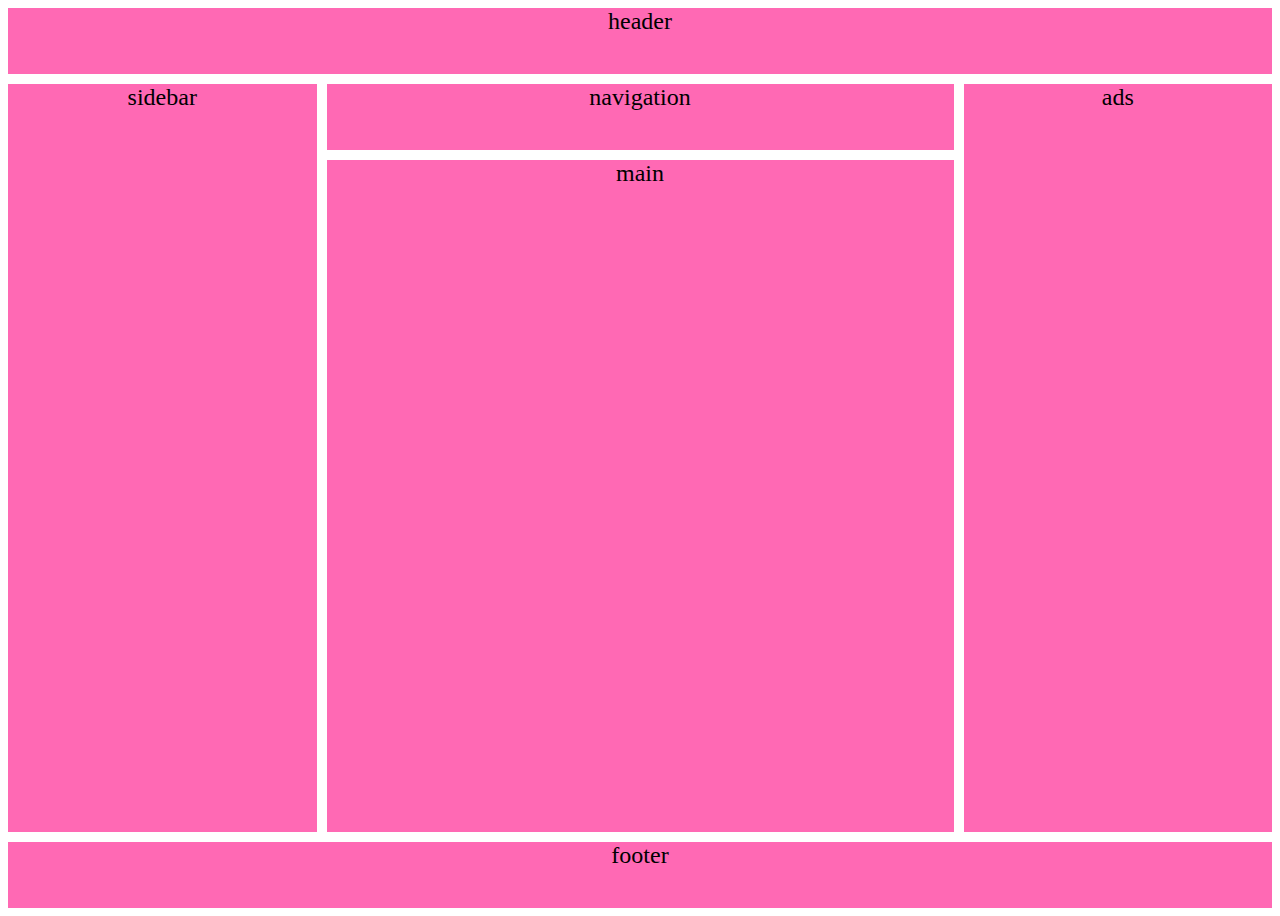
<file: website alignment/index.html>
<!DOCTYPE html>
<html lang="en">
  <head>
    <meta charset="UTF-8" />
    <meta http-equiv="X-UA-Compatible" content="IE=edge" />
    <meta name="viewport" content="width=device-width, initial-scale=1.0" />
    <title>CSS Assignment</title>
    <link rel="stylesheet" href="style.css" />
  </head>
  <body>

<div  class="container">

<div class="header">header</div>
<div class="sidebar">sidebar</div>
<div class="navigation">navigation</div>
<div class="ads">ads</div>
<div class="main">main</div>
<div class="footer">footer</div>

</div>


</body>
</html>
</file>
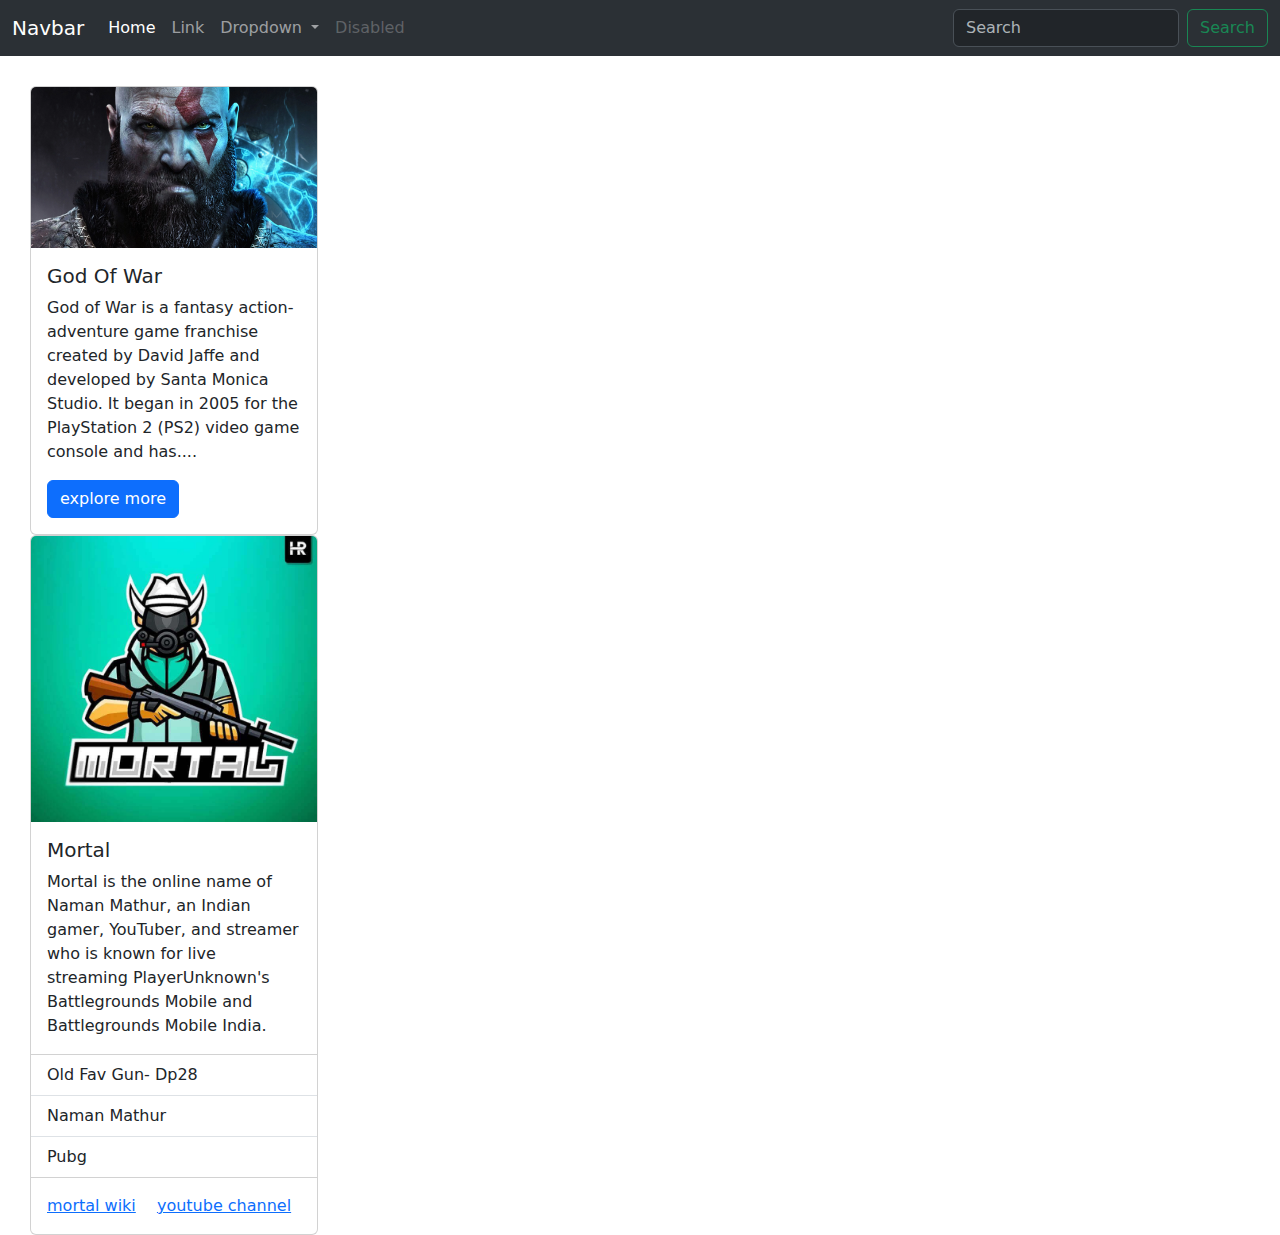
<file: Bootstrap beginner/boot.html>
<!doctype html>
<html lang="en">
  <head>
    <meta charset="utf-8">
    <meta name="viewport" content="width=device-width, initial-scale=1">
    <title>Bootstrap demo</title>
    <link href="https://cdn.jsdelivr.net/npm/bootstrap@5.3.3/dist/css/bootstrap.min.css" rel="stylesheet" integrity="sha384-QWTKZyjpPEjISv5WaRU9OFeRpok6YctnYmDr5pNlyT2bRjXh0JMhjY6hW+ALEwIH" crossorigin="anonymous">
   <link rel="stylesheet" href="boot.css"> 
</head>
  <body>
    <nav class="navbar navbar-expand-lg bg-body-tertiary sticky-top" data-bs-theme="dark">
        <div class="container-fluid">
          <a class="navbar-brand" href="#">Navbar</a>
          <button class="navbar-toggler" type="button" data-bs-toggle="collapse" data-bs-target="#navbarSupportedContent" aria-controls="navbarSupportedContent" aria-expanded="false" aria-label="Toggle navigation">
            <span class="navbar-toggler-icon"></span>
          </button>
          <div class="collapse navbar-collapse" id="navbarSupportedContent">
            <ul class="navbar-nav me-auto mb-2 mb-lg-0">
              <li class="nav-item">
                <a class="nav-link active" aria-current="page" href="#">Home</a>
              </li>
              <li class="nav-item">
                <a class="nav-link" href="#">Link</a>
              </li>
              <li class="nav-item dropdown">
                <a class="nav-link dropdown-toggle" href="#" role="button" data-bs-toggle="dropdown" aria-expanded="false">
                  Dropdown
                </a>
                <ul class="dropdown-menu">
                  <li><a class="dropdown-item" href="#">Action</a></li>
                  <li><a class="dropdown-item" href="#">Another action</a></li>
                  <li><hr class="dropdown-divider"></li>
                  <li><a class="dropdown-item" href="#">Something else here</a></li>
                </ul>
              </li>
              <li class="nav-item">
                <a class="nav-link disabled" aria-disabled="true">Disabled</a>
              </li>
            </ul>
            <form class="d-flex" role="search">
              <input class="form-control me-2" type="search" placeholder="Search" aria-label="Search">
              <button class="btn btn-outline-success" type="submit">Search</button>
            </form>
          </div>
        </div>
      </nav> 

      <div class="card" style="width: 18rem;">
        <img src="kratos.webp" class="card-img-top" >
        <div class="card-body">
          <h5 class="card-title">God Of War</h5>
          <p class="card-text">God of War is a fantasy action-adventure game franchise created by David Jaffe and developed by Santa Monica Studio. It began in 2005 for the PlayStation 2 (PS2) video game console and has....</p>
          <a href="#" class="btn btn-primary">explore more</a>
        </div>
      </div>

      <div class="card" style="width: 18rem;">
        <img src="hehe.jpg" class="card-img-top">
        <div class="card-body">
          <h5 class="card-title">Mortal</h5>
          <p class="card-text">Mortal is the online name of Naman Mathur, an Indian gamer, YouTuber, and streamer who is known for live streaming PlayerUnknown's Battlegrounds Mobile and Battlegrounds Mobile India.</p>
        </div>
        <ul class="list-group list-group-flush">
          <li class="list-group-item">Old Fav Gun- Dp28</li>
          <li class="list-group-item">Naman Mathur</li>
          <li class="list-group-item">Pubg</li>
        </ul>
        <div class="card-body">
          <a href="https://en.wikipedia.org/wiki/Mortal_(gamer)" class="card-link">mortal wiki</a>
          <a href="https://www.youtube.com/@MortaLyt/videos" class="card-link">youtube channel </a>
        </div>
      </div>



    <script src="https://cdn.jsdelivr.net/npm/bootstrap@5.3.3/dist/js/bootstrap.bundle.min.js" integrity="sha384-YvpcrYf0tY3lHB60NNkmXc5s9fDVZLESaAA55NDzOxhy9GkcIdslK1eN7N6jIeHz" crossorigin="anonymous"></script>
  </body>
</html>
</file>
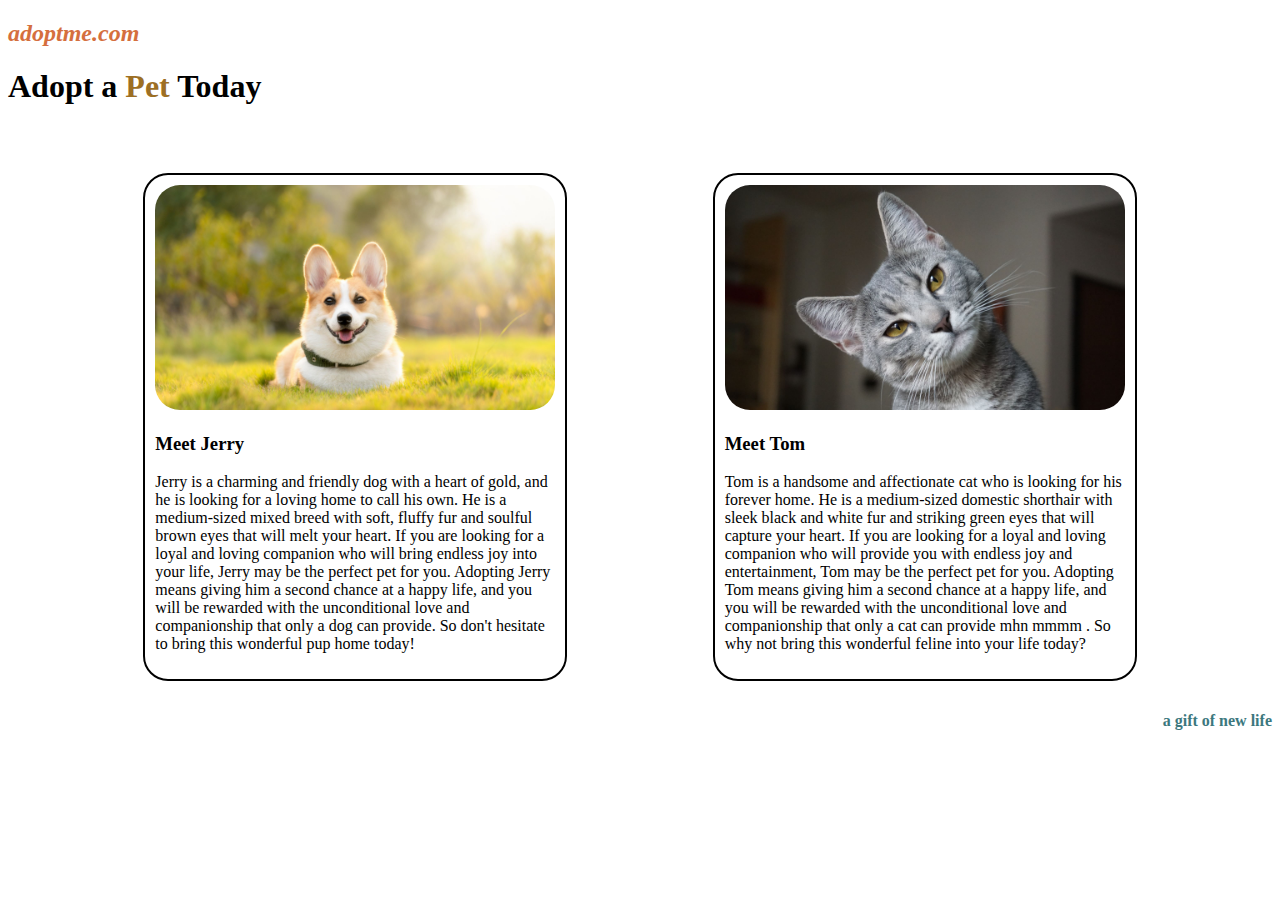
<file: cards using html/index (2).html>
<!DOCTYPE html>
<html lang="en">
  <head>
    <meta charset="UTF-8" />
    <meta http-equiv="X-UA-Compatible" content="IE=edge" />
    <meta name="viewport" content="width=device-width, initial-scale=1.0" />
    <title>CSS</title>
    <link rel="stylesheet" href="style.css" />
  </head>
  <body>
    <h2><i>adoptme.com</i></h2>
    <h1>Adopt a <span>Pet</span> Today</h1>
    <br /><br />
    <div id="pets">
      <div class="card">
        <img src="dog.jpg" alt="jerry" />
        <h3>Meet Jerry</h3>
        <p>
          Jerry is a charming and friendly dog with a heart of gold, and he is
          looking for a loving home to call his own. He is a medium-sized mixed
          breed with soft, fluffy fur and soulful brown eyes that will melt your
          heart. If you are looking for a loyal and loving companion who will
          bring endless joy into your life, Jerry may be the perfect pet for
          you. Adopting Jerry means giving him a second chance at a happy life,
          and you will be rewarded with the unconditional love and companionship
          that only a dog can provide. So don't hesitate to bring this wonderful
          pup home today!
        </p>
      </div>
      <div class="card">
        <img src="cat.jpg" alt="tom" />
        <h3>Meet Tom</h3>
        <p>
          Tom is a handsome and affectionate cat who is looking for his forever
          home. He is a medium-sized domestic shorthair with sleek black and
          white fur and striking green eyes that will capture your heart. If you
          are looking for a loyal and loving companion who will provide you with
          endless joy and entertainment, Tom may be the perfect pet for you.
          Adopting Tom means giving him a second chance at a happy life, and you
          will be rewarded with the unconditional love and companionship that
          only a cat can provide mhn mmmm . So why not bring this wonderful
          feline into your life today?
        </p>
      </div>
    </div>
    <h4>a gift of new life</h4>
  </body>
</html>
</file>
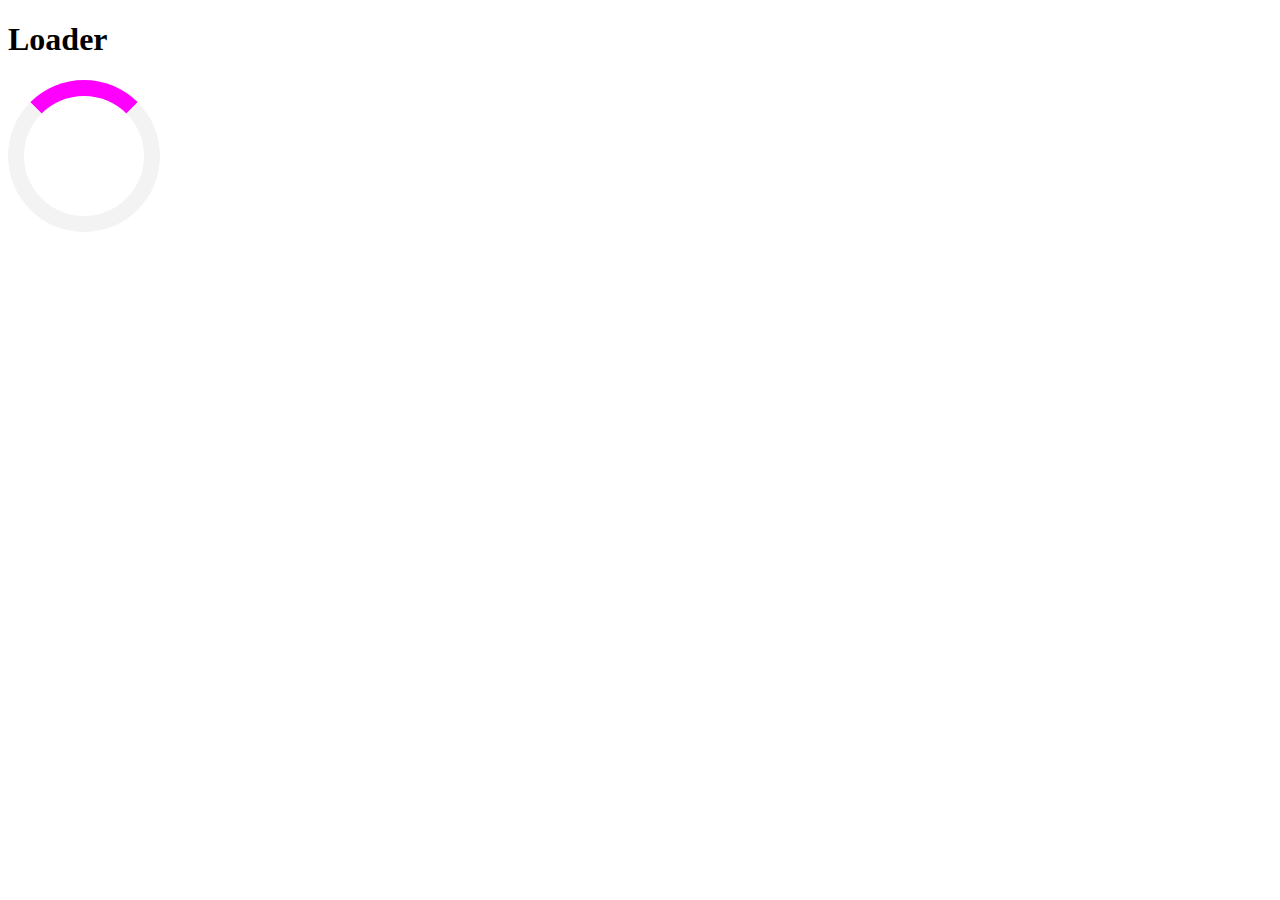
<file: simple loader/loader.html>
<!DOCTYPE html>
<html lang="en">
<head>
    <meta charset="UTF-8">
    <meta name="viewport" content="width=device-width, initial-scale=1.0">
    <title>css</title>
<link rel="stylesheet" href="loader.css">
</head>
<body>
<h1>Loader</h1>
<div class="loader"></div>
</body>
</html>
</file>
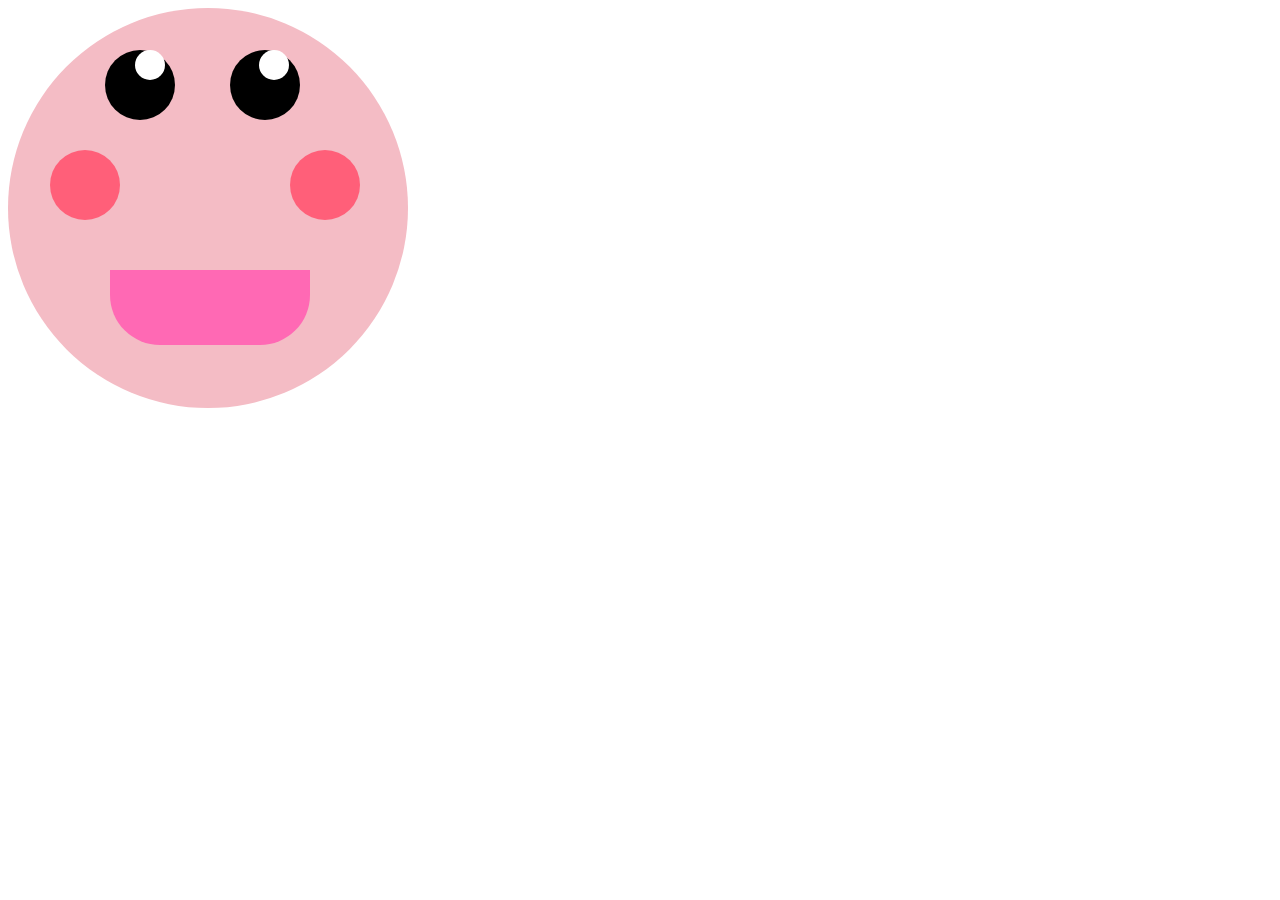
<file: smily face mini css project/css.html>
<!DOCTYPE html>
<html lang="en">
<head>
    <meta charset="UTF-8">
    <meta name="viewport" content="width=device-width, initial-scale=1.0">
    <link rel="stylesheet" href="css.css">
    <title>Document</title>
</head>
<body>
    <div id="skin">
        <div class="left"></div>
        <div class="right"></div>
        <div class="mouth"></div>
        <div class="le"></div>
        <div class="ri"></div>
        <div class="lef"></div>
        <div class="rig"></div>

    </div>
</body>
</html>
</file>
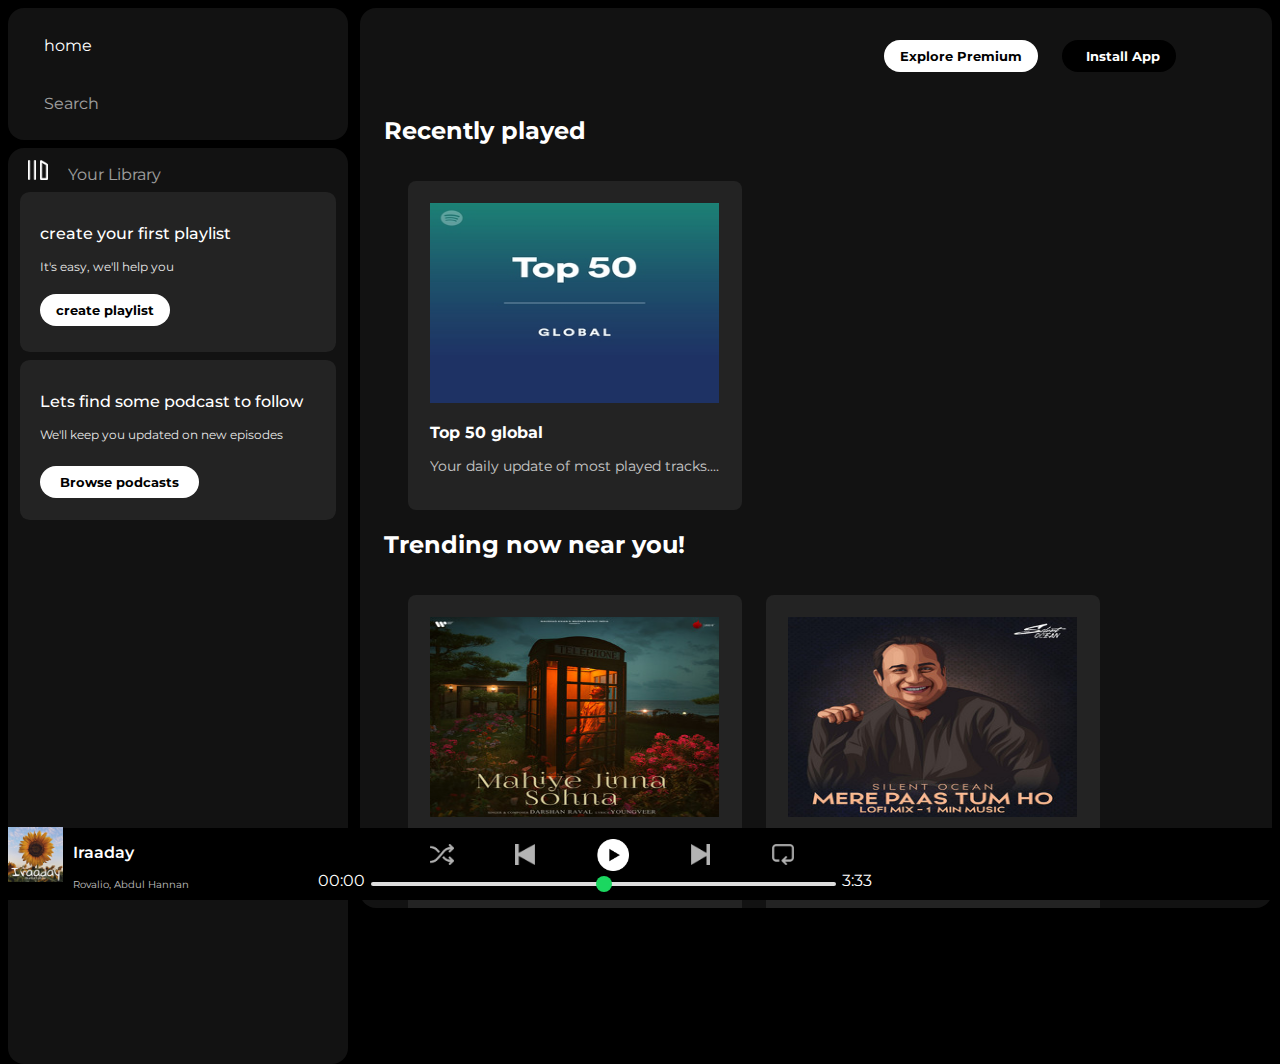
<file: Spotify clone css/home.html>
<!DOCTYPE html>
<html lang="en">
<head>
    <meta charset="UTF-8">
    <meta name="viewport" content="width=device-width, initial-scale=1.0">
    <title>Spotify - Web Player : Music for everyone</title>
    <link rel="stylesheet" href="https://cdnjs.cloudflare.com/ajax/libs/font-awesome/6.5.2/css/all.min.css" integrity="sha512-SnH5WK+bZxgPHs44uWIX+LLJAJ9/2PkPKZ5QiAj6Ta86w+fsb2TkcmfRyVX3pBnMFcV7oQPJkl9QevSCWr3W6A==" crossorigin="anonymous" referrerpolicy="no-referrer" />
    <link rel="stylesheet" href="home.css">
    <link rel="icon" href="./assets/logo.png">

    <link rel="preconnect" href="https://fonts.googleapis.com">
<link rel="preconnect" href="https://fonts.gstatic.com" crossorigin>
<link href="https://fonts.googleapis.com/css2?family=Montserrat:ital,wght@0,100..900;1,100..900&display=swap" rel="stylesheet">

</head>
<body>

<div class="main">

<div class="sidebar">  

    <div class="nav">
           <div class="nav-option" style="opacity: 1;">
            <i class="fa-solid fa-house"></i>
             <a href="#">home</a>
           </div>
           <div class="nav-option">
            <i class="fa-solid fa-magnifying-glass"></i>
        <a href="#">Search</a>
      </div>
       
    </div>
<div class="library ">
<div class="options ">
  <div class="lib-option " style="opacity: 1;">
    &nbsp;
    <img src="./assets/library_icon.png" alt="">
    &nbsp;
    &nbsp;
     <a href="#">Your Library</a>
   </div>
   <div class="icons">
    <i class="fa-solid fa-plus"></i>
    <i class="fa-solid fa-arrow-right"></i>
   </div>
  </div>
  <div class="lib-box">

    <div class="box">
      <p class="box-p1">create your first playlist</p>
      <p class="box-p2">It's easy, we'll help you</p>
      <button class="badge">create playlist </button>

    </div>
  
  </div>


  <div class="lib-box2">

    <div class="box1">
      <p class="box-p11">Lets find some podcast to follow</p>
      <p class="box-p22">We'll keep you updated on new episodes</p>
      <button class="badge1 ">Browse podcasts </button>

    </div>
  
  </div>



</div>

</div>
<div class="main-content"> 

  <div class="sticky-nav">
   <div class="sticky-nav-icons">
    <i class="fa-solid fa-angle-left"></i>
    <span class="hide"> <i class="fa-solid fa-angle-right"></i></span>
   </div>
   <div class="sticky-nav-buttons">
    <div class="hide"> <button class="badge">Explore Premium </button></div>
    <button class="badge darkk"><i class="fa-solid fa-download"></i>&nbsp; Install App </button>
    <i class="fa-solid fa-user"></i>
   </div>    
  </div>



 
  <h2>Recently played</h2>
    <div class="card-container">
       <div class="card">
         <img src="assets/card1img.jpeg" class="card-img" height="200px">
         <p class="card-title">Top 50 global</p>
         <p class="card-info">Your daily update of most played tracks....</p>
       </div>
    </div> 

    <h2>Trending now near you!</h2>
    <div class="card-container">
       <div class="card">
         <img src="assets/card2img.jpeg" class="card-img" height="200px">
         <p class="card-title">Chillhop</p>
         <p class="card-info">Your daily update of most played tracks....</p>
       </div>
       <div class="card">
        <img src="assets/card3img.jpeg" class="card-img" height="200px">
        <p class="card-title">Most played silent old songs</p>
        <p class="card-info">Your daily update of most played tracks....</p>
      </div>
      <div class="card">
        <img src="assets/card4img.jpeg" class="card-img" height="200px">
        <p class="card-title">Top of tollywood</p>
        <p class="card-info">Your daily update of most played tracks....</p>
      </div>
      <div class="card">
        <img src="assets/animal.jpg" class="card-img" height="200px">
        <p class="card-title">Animal</p>
        <p class="card-info">Your daily update of most played tracks....</p>
      </div>
      <div class="card">
        <img src="assets/Moosetape.jpg" class="card-img" height="200px">
        <p class="card-title">Top  MooseTape</p>
        <p class="card-info">Your daily update of most played tracks....</p>
      </div>
    </div> 

    <h2>Featured Charts</h2>
    <div class="card-container">
       <div class="card">
         <img src="assets/card5img.jpeg" class="card-img" height="200px">
         <p class="card-title">Top 50 bollywood</p>
         <p class="card-info">Your daily update of most played tracks....</p>
       </div>
       <div class="card">
        <img src="assets/card6img.jpeg" class="card-img" height="200px">
        <p class="card-title">Top songs India</p>
        <p class="card-info">Your daily update of most played tracks....</p>
      </div>
      <div class="card">
        <img src="assets/card1img.jpeg" class="card-img" height="200px">
        <p class="card-title">Top 50 global</p>
        <p class="card-info">Your daily update of most played tracks....</p>
      </div>
    </div> 
    <br><br><br>

    <div class="footer">
      <div class="line"></div>
    </div>

</div>


<div class="music-player">
  
  
  <div class="album">
  <img src="assets/Iraaday-Hindi-2023-20230520070342-500x500.jpg" class="box-photo" style="height:55px;  width:55px"/>
 <div class="albumsup">
  <p class="album-name">Iraaday</p>
  <p class="artist-name"> Rovalio, Abdul Hannan</p>
</div>
<div class="add-to-playlist">
<i class="fa-solid fa-plus"></i>
</div>
</div>


  <div class="player">
<div class="player-controls">
  <img src="assets/player_icon1.png"  class="player-control-icon">
  <img src="assets/player_icon2.png"  class="player-control-icon">
  <img src="assets/player_icon3.png"  class="player-control-icon" style="opacity: 1; height: 2rem;">
  <img src="assets/player_icon4.png"  class="player-control-icon">
  <img src="assets/player_icon5.png"  class="player-control-icon">
</div>

<div class="playback-bar">

  <span class="curr-time">00:00</span>
<input type="range" min="0" max="100" class="progress-bar">
  <span class="total-time">3:33</span>

</div>

</div>

<div class="control">
  <i class="fa-regular fa-circle-play"></i>
  <i class="fa-solid fa-repeat"></i>
  <i class="fa-solid fa-music"></i>
  <i class="fa-solid fa-layer-group"></i>
  <i class="fa-solid fa-volume-xmark"></i>
  <i class="fa-solid fa-shuffle"></i>
  <i class="fa-regular fa-window-restore"></i>
  <i class="fa-solid fa-up-right-and-down-left-from-center"></i>
</div>

</div>


</div>





    
</body>
</html>
</file>
<file: website alignment/style.css>
.container{

  margin: auto;
  padding: 0;
  height: 100vh;
  display: grid;
  grid-template-columns: repeat(12,1fr);
  grid-template-rows: repeat(12,1fr);
  grid-gap:10px ;

}
.container div {

  background-color: hotpink;
  font-size: 1.5rem;
  text-align: center;
}

.header{
  grid-column: 1 / span 12 ;
}

.sidebar{
  grid-column: 1 / span 3;
  grid-row: 2 / span 10;
}

.navigation{
  grid-column: 4 / span 6;
}

.ads{

  grid-column: 10 / span 3;
  grid-row:2 /span 10 ;
}

.main{
  grid-column: 4 / span 6;
  grid-row: 3 / span 9;
}

.footer{
  grid-column: 1 / span 12;
}

@media (max-width: 720px)
{

  .header{
    grid-column: 1 / span 12;
}
      
.navigation{
  grid-column: 1 / span 12;
  grid-row: 2;
  }

.sidebar{
  grid-column: 1 / span 3;
  grid-row: 3 / 12;
}

.main{
  grid-column: 4 / 13 ;
  grid-row: 3 / span 9;
}

.ads{

grid-column:  1 / span 3 ; 
grid-row: 12;
}

 
 
  .footer{
    grid-column: 4 / span 9;
    grid-row: 12;
  }


  }
</file>
<file: Bootstrap beginner/boot.css>
.card{

    top:30px;
    left:30px
}
</file>
<file: cards using html/style.css>
.card {
  width: 400px;
  border: 2px solid black;
  border-radius: 25px;
  padding: 10px;
  margin: 10px;
}

img {
  width: 100%;
  border-radius: 25px;
}

h2 {
  color: #d56f3e;
}

span {
  color: #9d6f24;
}

h4 {
  text-align: right;
  color: #3c787e;
}

#pets {
  display: flex;
  justify-content: space-evenly;
}

@media (max-width: 375px)
{
  #pets {
    flex-wrap: wrap;
  }
}
</file>
<file: simple loader/loader.css>
.loader 
{
    border : 16px solid #f3f3f3;
    border-top: 16px solid magenta;
    border-radius: 50% ;
    width:120px;
    height:120px;
    animation: spin 2s linear infinite;
}

@keyframes spin {

0%{

    transform: rotate(0deg);
}

50%{

    transform: rotate(180deg);
}

100%{

    transform: rotate(360deg);
}


}
</file>
<file: smily face mini css project/css.css>
#skin{
    height: 400px;
    width: 400px;
    background-color: rgb(244, 188, 197);
    border-radius: 50%;
}

.mouth{
    width: 200px;
    height: 75px;
    background-color: hotpink;
    border-radius: 0px 0px 50px 50px;
    position: absolute;
    top: 270px;
    left: 110px;
}

.left, .right{

    width: 70px;
    height: 70px;
    border-radius: 50%;
    background-color: black;
    display:inline-block;
    position: absolute;
    left: 105px;
    top: 50px;
}
.right{
     left: 230px;
}

.le, .ri{

    width: 30px;
    height: 30px;
    border-radius: 50%;
    background-color: rgb(255, 255, 255);
    display:inline-block;
    position: absolute;
    left: 135px;
    top: 50px;
}
.ri{
     left: 259px;

}

.lef, .rig{

    width: 70px;
    height: 70px;
    border-radius: 50%;
    background-color: rgb(255, 95, 121);
    display:inline-block;
    position: absolute;
    left: 50px;
    top: 150px;
}
.rig{
     left: 290px;

}
</file>
<file: Spotify clone css/home.css>
* {
  font-family: "Montserrat", sans-serif;
  font-optical-sizing: auto;
  font-weight: <weight>;
  font-style: normal;
}

body{
  margin:0 ;
  background-color: black;
  color: #fff;
  overflow: hidden;

}

.main{
  display: flex;
  height: 100vh;
padding: 0.5rem;
}

.sidebar{

background-color: #000;
width: 340px;
border-radius: 1rem;
margin-right: 0.75rem;
}
.nav{
  display: flex;
  flex-direction: column;
  background-color: #121212;
  justify-content: center ;
  padding: 0.5rem 0.75rem;
border-radius: 1rem;
}
.nav-option{
  line-height: 2.5rem;
  opacity: 0.6;
}
.nav-option{
  line-height: 2.5rem;
  opacity: 0.6;
  padding: 0.5rem;
}
.nav-option:hover{
  transition: 0.6s;
 opacity: 1;
}

.nav-option i {
font-size: 1.25rem;

}
.nav-option a{
  font-size: 1rem;;
  margin-left: 1rem;
}
.main-content{
background-color: #121212;
flex: 1;
border-radius: 1rem;
overflow: auto;
padding: 0 1.5rem 10rem 1.5rem;
}
.music-player{

background-color: black;
position: fixed;
bottom: 0;
width: 100%;
height: 72px;
}

a {
 text-decoration: none;
 color: #fff; 
 }

 .library{
background-color: #121212;
border-radius: 1rem;
height: 100%;
margin-top: 0.5rem;
padding: 0.5rem 0.75rem; 
}

.options{
display: flex;
justify-content: space-between ;
align-items: center;
}



.lib-option img {
  height: 1.25rem;
  width: 1.25rem;
 }


 .icons {
  font-size: 1.25rem;
  display: flex;
 }

 .icons i {

  opacity: 0.6;
  margin: 1rem;
 }

 .icons i:hover {

  opacity: 1;
 }
 .lib-option a{
  opacity: 0.6;
 }

 .lib-option a:hover{
  opacity: 1;
 }
 .box{
  background-color: #232323;
  height: 8rem;
  border-radius: 0.6rem;  
  margin: 0.25rem 0 0.5rem 0 ;
padding: 1rem 1.25rem; 

}

 .box-p1{
  font-size: 1rem;
  font-weight: 500;
 }

 .box-p2{
  font-size: 0.75rem;
  opacity: 0.9; 
}

.badge{
  background-color: white;
  border: none;
  border-radius: 100px;
  padding: 0.25rem 1rem;
  font-weight: 700;
  margin-top: 0.5rem;
  height: 2rem;
  width: fit-content;

}


.lib-option2 a{
  opacity: 0.6;
 }

 .lib-option2 a:hover{
  opacity: 1;
 }
 .box1{
  background-color: #232323;
  height: 8rem;
  border-radius: 0.6rem;  
  margin: 0.25rem 0 0.5rem 0 ;
padding: 1rem 1.25rem; 

}

 .box-p11{
  font-size: 1rem;
  font-weight: 500;
 }

 .box-p22{
  font-size: 0.75rem;
  opacity: 0.9; 
}

.badge1{
  background-color: white;
  border: none;
  border-radius: 100px;
  padding: 0.5rem 1.25rem;
  font-weight: 700;
  margin-top: 0.75rem;
  height: 2rem;
  width: fit-content;

}

.sticky-nav{

  position: sticky;
  top: 0;
  background-color: #121212;
  display: flex;
  justify-content: space-between;
  padding: 1.5rem 0 1.5rem 0;
  z-index: 10;

 
}
.sticky-nav-icons{
  margin-left: 2rem;
  margin-top: 0.5rem;
}
.sticky-nav-icons i{

  font-size: 1.5rem;
  width: 2rem;
  justify-content: center;
}

.sticky-nav-buttons{
display:  flex;
justify-content: center;
align-items: center;
margin-right: 3rem;
}

.sticky-nav-buttons button{
  margin-right: 1.5rem;
}
.darkk{

background-color: black;
color: white;

}

@media (max-width:1000px){
  .hide{
    display: none;
  }
}
.card{
  background-color: #232323;
  border-radius: 0.5rem;
  padding: 1.4rem;
  margin-left: 1.5rem;
  margin-top: 1rem;
}
.card-container{
  display: flex;
  flex-wrap: wrap;
}
.card-img{
width: 100%;
}

.card-title{
  font-weight: 700;
}

.card-info{
  font-size: 0.85rem;
opacity:  0.75;
}

.footer{
  height: 10px;
  display: flex;
  align-items: center;
}
.line{

width: 90%;
height:10px ;
border-top: 1px solid white;
opacity: 0.4;
}

.music-player{
display: flex;
justify-content: space-between;
align-items: center;

}


.player{
width: 50%;
align-items: center;
}


.player-controls {
  margin: 0 7rem 0 7rem ;
  display: flex;
justify-content: space-between;
align-items: center;

}

.player-control-icon{
  height: 1.35rem;
  margin-right: 2rem;
  opacity: 0.7;
}

.player-control-icon:hover{
  opacity: 1;
}

.playback-bar{
  align-items: center;
  justify-content: center;
  align-items: center;
}

.progress-bar{
  width: 75%;

  appearance: none;
  background-color: transparent;
  cursor: pointer;
}

.progress-bar::-webkit-slider-runnable-track{

background-color: #ddd;
border-radius: 100px;
height: 0.25rem;

}

.progress-bar::-webkit-slider-thumb{

  appearance: none;
  height: 16px;
  width: 16px;
  background-color: #1bd760;
  border-radius:50% ;
  margin-top: -6px;
}

.album{
  width: 25%;
display: flex;  

}

.album-name{
margin-left: 10px;
font-weight: 600;

}

.artist-name{
font-size:10px ;
margin-left:10px ;
opacity: 0.75;
cursor:default;
}


.album p:hover{
  text-decoration: underline;
  }

.add-to-playlist{
   font-size: 18px;
  margin-top: 18px;
  margin-left: 60px;
  
  }

  .control{
    width: 25%;
    display: flex;
  justify-content: space-between;
  align-items: center;
  margin-right:40px ;
}
  
.control i{
opacity: 0.75;

}
.control i:hover{
  opacity: 1;
  font-size: 15px;
  }
</file>
